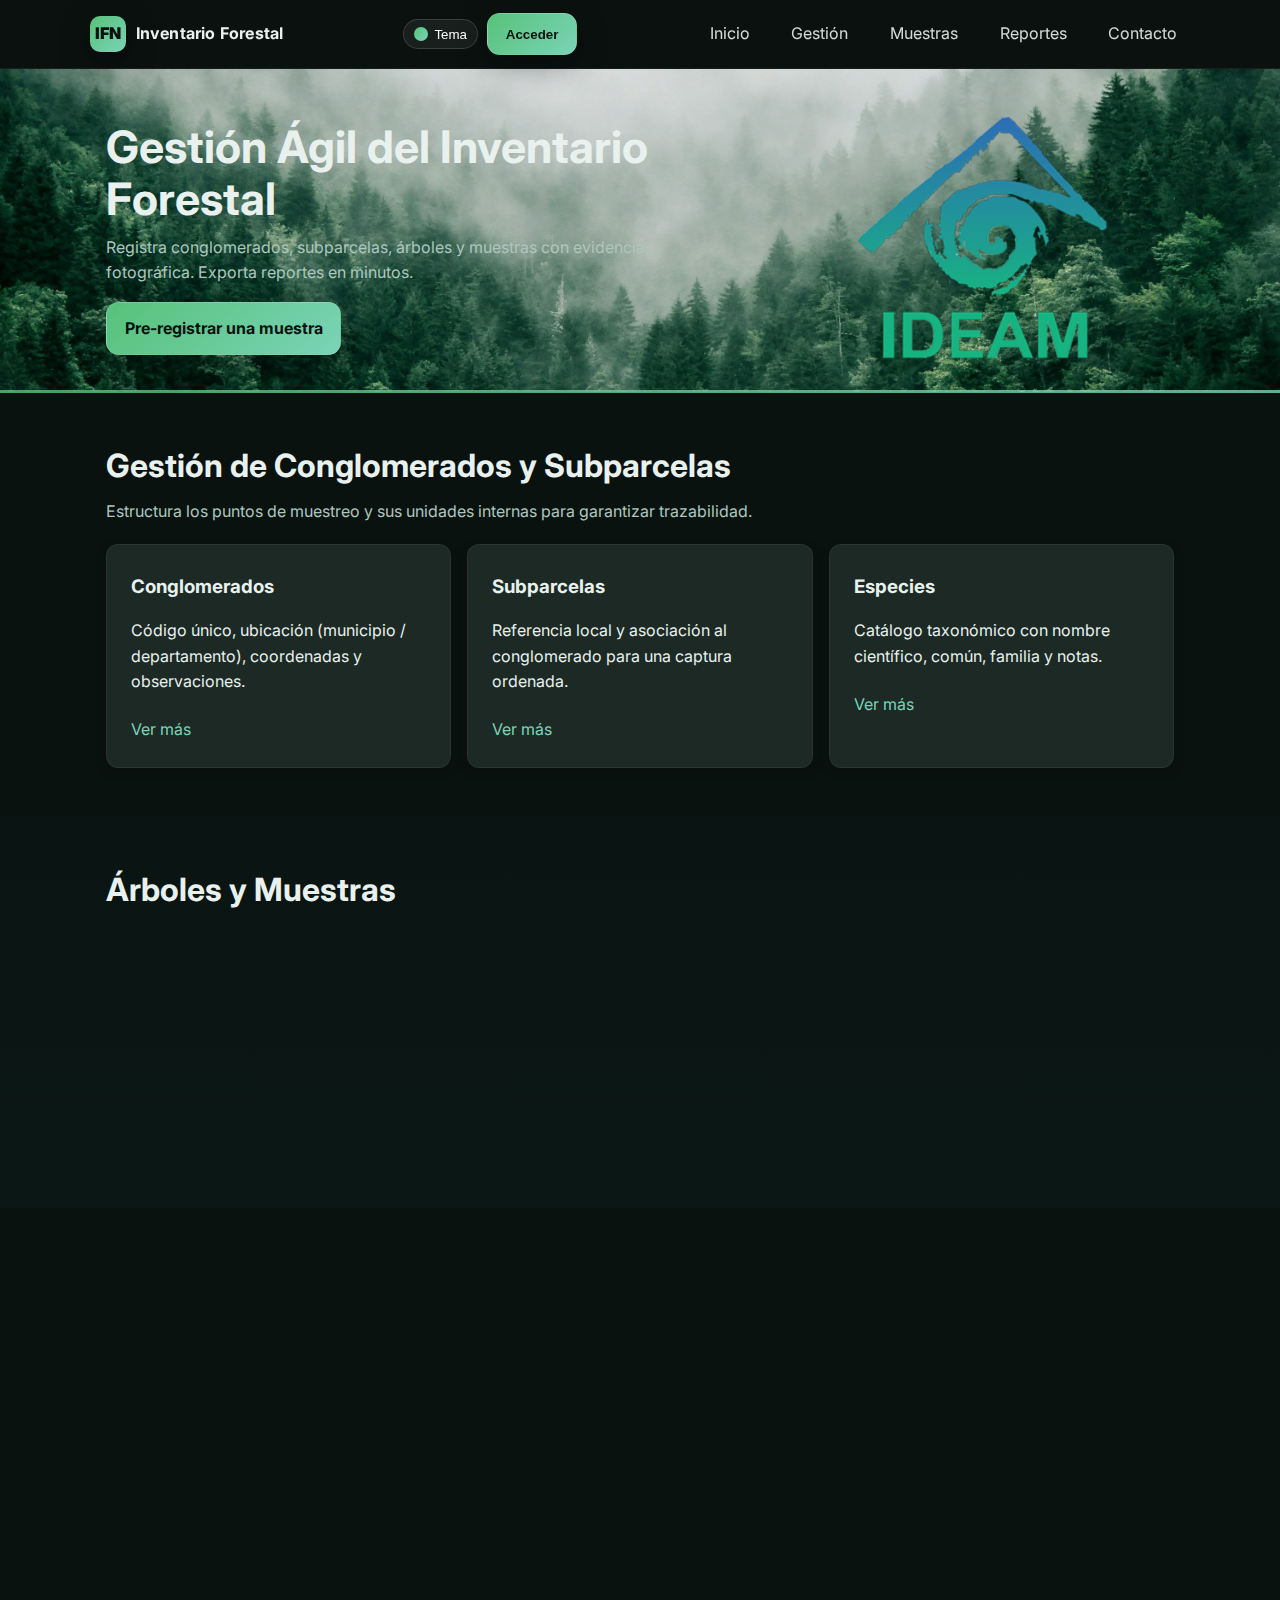
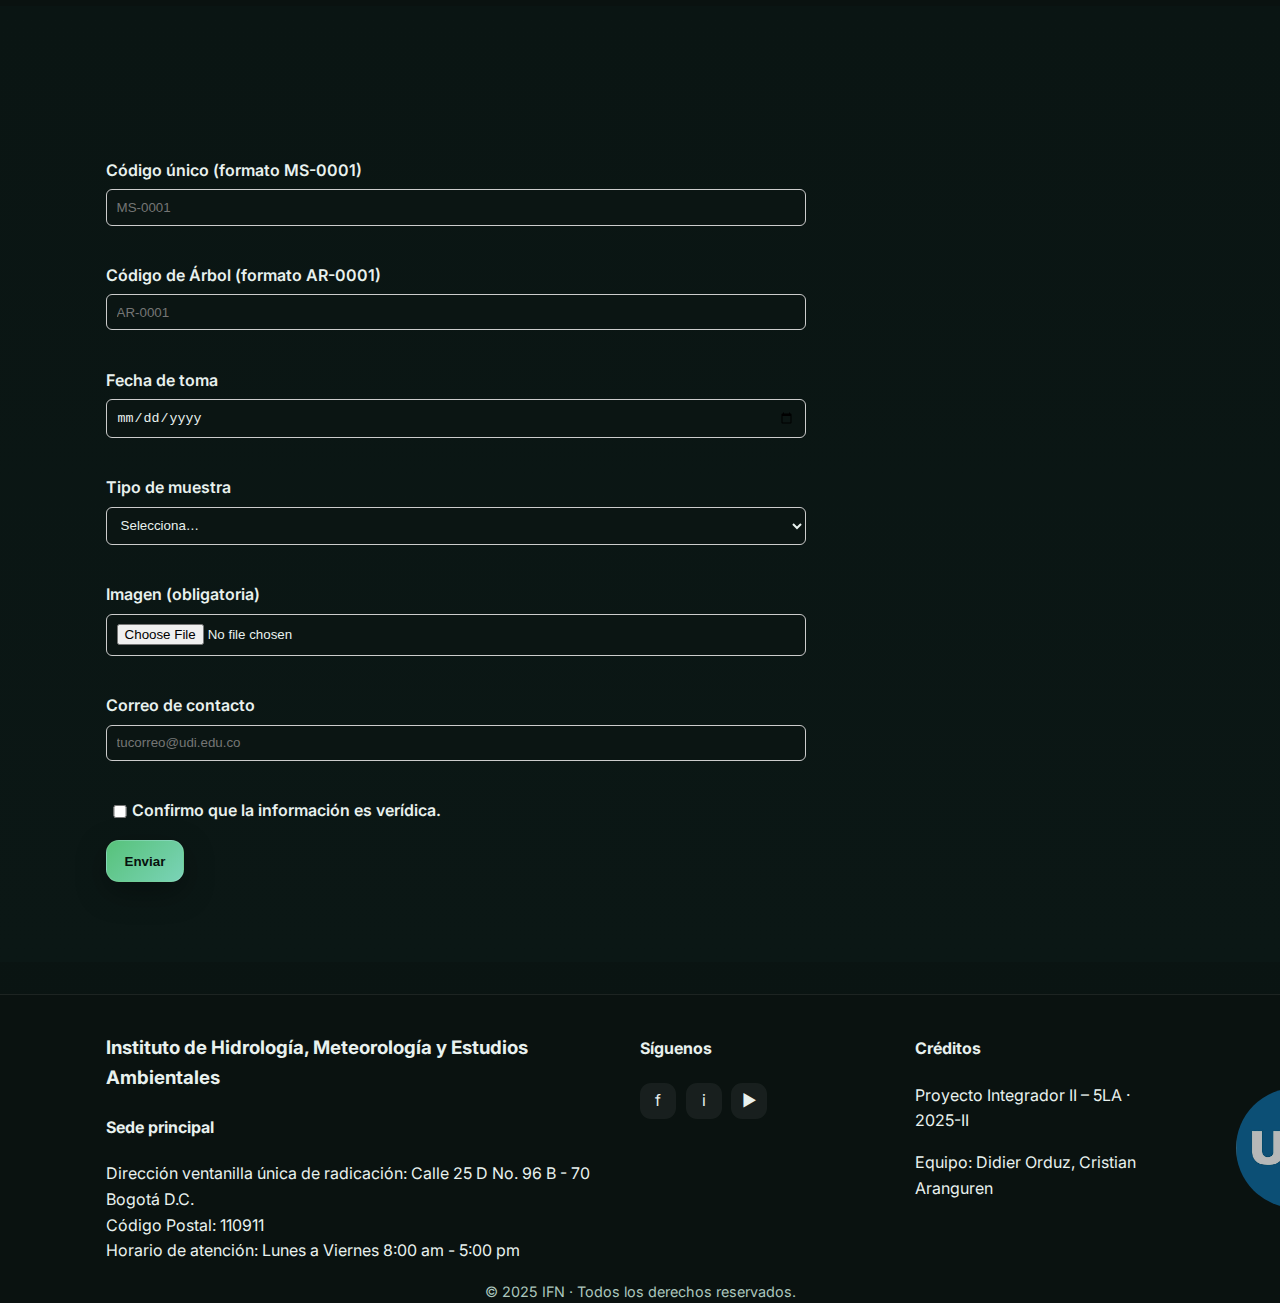
<file: index.html>
<!DOCTYPE html>
<html lang="es">

<head>
  <meta charset="UTF-8" />
  <meta name="viewport" content="width=device-width, initial-scale=1" />
  <!-- Hace que la web sea responsive (se adapta a móviles y pantallas pequeñas) -->

  <title>Inventario Forestal – IFN (Demo)</title>
  <link rel="stylesheet" href="styles.css" />
  <!-- Importa el archivo CSS con los estilos de la página -->

  <link rel="stylesheet" href="login.css" />

  <link rel="preconnect" href="https://fonts.gstatic.com" crossorigin>
  <!-- Mejora la carga de fuentes conectando previamente con el servidor de Google Fonts -->

  <link href="https://fonts.googleapis.com/css2?family=Inter:wght@400;600;700&display=swap" rel="stylesheet">
  <!-- Importa la fuente tipográfica Inter en varios grosores -->
</head>

<body>
  <a class="skip-link" href="#contenido">Saltar al contenido</a>
  <!-- Enlace de accesibilidad para saltar directamente al contenido principal -->

  <!-- ENCABEZADO (HEADER) -->
  <header class="site-header">
    <div class="container header-inner">
      <div class="brand">
        <!-- Área de marca -->
        <span class="logo">IFN</span>
        <span class="brand-text">Inventario Forestal</span>
        <!-- Texto descriptivo -->
      </div>

    <div class="header-actions">
      <!-- Botón para cambiar tema -->
      <button class="theme-toggle" id="themeToggle" aria-label="Cambiar tema">
        <span class="dot"></span><span class="label">Tema</span>
      </button>

      <!-- NUEVO BOTÓN DE LOGIN -->
      <button id="loginBtn" class="btn login-btn" aria-label="Iniciar sesión">
        Acceder
      </button>

      <button class="hamburger" aria-label="Abrir menú" aria-controls="navbar" aria-expanded="false">
        <span></span><span></span><span></span>
      </button>
    </div>

      <nav id="navbar" class="nav">
        <!-- Barra de navegación -->
        <ul>
          <li><a href="#inicio">Inicio</a></li>
          <li><a href="#gestion">Gestión</a></li>
          <li><a href="#muestras">Muestras</a></li>
          <li><a href="#reportes">Reportes</a></li>
          <li><a href="#contacto">Contacto</a></li>
        </ul>
      </nav>
    </div>
  </header>

  <!-- CONTENIDO PRINCIPAL -->
  <main id="contenido">
    <!-- ---------- Sección HERO ---------- -->
    <section id="inicio" class="hero">
      <!-- Sección de presentación destacada -->
      <div class="container hero-inner">
        <div class="hero-copy reveal">
          <!-- Texto principal -->
          <h1>Gestión Ágil del Inventario Forestal</h1>
          <p>Registra conglomerados, subparcelas, árboles y muestras con evidencia fotográfica. Exporta reportes en minutos.</p>
          <a href="#formulario" class="btn btn-primary">Pre-registrar una muestra</a>
          <!-- Botón que dirige al formulario -->
        </div>

        <div class="hero-media reveal">
          <!-- Imagen del hero -->
          <img src="Ideam.png" alt="IDEAM logo" />
        </div>
      </div>

      <div class="accent-anim"></div>
      <!-- Elemento decorativo animado -->
    </section>

    <!-- ---------- Sección GESTIÓN ---------- -->
    <section id="gestion" class="section">
      <div class="container">
        <h2 class="section-title reveal">Gestión de Conglomerados y Subparcelas</h2>
        <p class="section-lead reveal">Estructura los puntos de muestreo y sus unidades internas para garantizar trazabilidad.</p>

        <div class="cards">
          <!-- Tarjetas informativas -->
          <article class="card reveal">
            <h3>Conglomerados</h3>
            <p>Código único, ubicación (municipio / departamento), coordenadas y observaciones.</p>
            <a href="#" class="link">Ver más</a>
          </article>

          <article class="card reveal">
            <h3>Subparcelas</h3>
            <p>Referencia local y asociación al conglomerado para una captura ordenada.</p>
            <a href="#" class="link">Ver más</a>
          </article>

          <article class="card reveal">
            <h3>Especies</h3>
            <p>Catálogo taxonómico con nombre científico, común, familia y notas.</p>
            <a href="#" class="link">Ver más</a>
          </article>
        </div>
      </div>
    </section>

    <!-- ---------- Sección MUESTRAS ---------- -->
    <section id="muestras" class="section section-alt">
      <div class="container">
        <h2 class="section-title reveal">Árboles y Muestras</h2>
        <p class="section-lead reveal">Captura DAP, altura y asocia muestras con evidencia fotográfica.</p>

        <div class="features">
          <!-- Bloques con íconos -->
          <div class="feature reveal">
            <img src="Arboles.jpg" alt="Árbol" class="feature-img"/>
            <div>
              <h3>Árboles</h3>
              <p>Registra DAP (cm), altura (m) y observaciones de campo.</p>
            </div>
          </div>

          <div class="feature reveal">
             <img src="Muestra.jpg" alt="Muestra" class="feature-img"/>
            <div>
              <h3>Muestras con imagen</h3>
              <p>Código único, tipo (hoja, corteza, suelo) y al menos una imagen adjunta.</p>
            </div>
          </div>

          <div class="feature reveal">
            <img src="Usuario.png" alt="Usuario" class="feature-img"/>
            <div>
              <h3>Usuarios</h3>
              <p>Registro por roles: Administrador / Brigada para control y trazabilidad.</p>
            </div>
          </div>
        </div>
      </div>
    </section>

    <!-- ---------- Sección REPORTES ---------- -->
    <section id="reportes" class="section">
      <div class="container">
        <h2 class="section-title reveal">Reportes y Exportación</h2>
        <p class="section-lead reveal">Genera listados por conglomerado, árbol o periodo y exporta en PDF/CSV.</p>

        <div class="cards">
          <article class="card reveal">
            <h3>Listado por Conglomerado</h3>
            <p>Árboles y muestras asociadas con filtros básicos.</p>
            <a href="#" class="link">Ejemplo</a>
          </article>

          <article class="card reveal">
            <h3>Descarga CSV</h3>
            <p>Exporta para análisis rápido o integración con otras herramientas.</p>
            <a href="#" class="link">Ejemplo</a>
          </article>

          <article class="card reveal">
            <h3>Resumen PDF</h3>
            <p>Formato limpio para compartir en informes de avance.</p>
            <a href="#" class="link">Ejemplo</a>
          </article>
        </div>
      </div>
    </section>

    <!-- ---------- Sección FORMULARIO ---------- -->
    <section id="formulario" class="section section-alt">
      <div class="container">
        <h2 class="section-title reveal">Pre-registro de Muestra</h2>
        <p class="section-lead reveal">Valida código, fecha y adjunta una imagen. Es una demo del flujo real.</p>

        <form id="muestraForm" class="form" novalidate>
          <!-- El atributo novalidate desactiva la validación automática del navegador -->

          <!-- Campo código -->
          <div class="form-row">
            <label for="codigo">Código único (formato MS-0001)</label>
            <input id="codigo" name="codigo" type="text" required pattern="^MS-\d{4}$" placeholder="MS-0001" title="Usa el formato MS-0001" />
            <small class="error-msg" aria-live="polite"></small>
          </div>

          <!-- Campo código de árbol -->
          <div class="form-row">
            <label for="idArbol">Código de Árbol (formato AR-0001)</label>
            <input id="idArbol" name="idArbol" type="text" required pattern="^AR-\d{4}$" placeholder="AR-0001" title="Usa el formato AR-0001" />
            <small class="error-msg" aria-live="polite"></small>
          </div>

          <!-- Campo fecha -->
          <div class="form-row">
            <label for="fecha">Fecha de toma</label>
            <input id="fecha" name="fecha" type="date" required />
            <small class="error-msg" aria-live="polite"></small>
          </div>

          <!-- Campo tipo de muestra -->
          <div class="form-row">
            <label for="tipo">Tipo de muestra</label>
            <select id="tipo" name="tipo" required>
              <option value="">Selecciona…</option>
              <option>Hoja</option>
              <option>Corteza</option>
              <option>Suelo</option>
              <option>Semilla</option>
            </select>
            <small class="error-msg" aria-live="polite"></small>
          </div>

          <!-- Campo imagen -->
          <div class="form-row">
            <label for="imagen">Imagen (obligatoria)</label>
            <input id="imagen" name="imagen" type="file" accept="image/*" required />
            <small class="error-msg" aria-live="polite"></small>
          </div>

          <!-- Campo correo -->
          <div class="form-row">
            <label for="email">Correo de contacto</label>
            <input id="email" name="email" type="email" required placeholder="tucorreo@udi.edu.co" />
            <small class="error-msg" aria-live="polite"></small>
          </div>

          <!-- Checkbox confirmación -->
          <div class="form-row checkbox">
            <input id="acepto" name="acepto" type="checkbox" required />
            <label for="acepto">Confirmo que la información es verídica.</label>
          </div>

          <!-- Botón de envío -->
          <div class="form-actions">
            <button type="submit" class="btn btn-primary">Enviar</button>
            <p id="formStatus" class="form-status" role="status" aria-live="polite"></p>
          </div>
        </form>
      </div>
    </section>
  </main>

  <!-- ===========================
       PIE DE PÁGINA (FOOTER)
  ============================ -->
  <footer id="contacto" class="site-footer">
    <div class="container footer-grid">
      <!-- Columna 1: contacto -->
      <div>
        <h3>Instituto de Hidrología, Meteorología y Estudios Ambientales</h3>
        <h4>Sede principal</h4>
        <ul class="clean">
          <li>Dirección ventanilla única de radicación: Calle 25 D No. 96 B - 70 Bogotá D.C.</li>
          <li>Código Postal: 110911</li>
          <li>Horario de atención: Lunes a Viernes 8:00 am - 5:00 pm</li>
        </ul>
      </div>

      <!-- Columna 2: redes sociales -->
      <div>
        <h4>Síguenos</h4>
        <div class="socials">
          <a href="#" aria-label="Facebook" class="social" title="Facebook"><span>f</span></a>
          <a href="#" aria-label="Instagram" class="social" title="Instagram"><span>i</span></a>
          <a href="#" aria-label="YouTube" class="social" title="YouTube"><span>▶</span></a>
        </div>
      </div>

      <!-- Columna 3: créditos -->
      <div>
        <h4>Créditos</h4>
        <p>Proyecto Integrador II – 5LA · 2025-II</p>
        <p>Equipo: Didier Orduz, Cristian Aranguren</p>
      </div>
      <img src="logos_0.png" class="logo_gov">
      <img src="logo-udi.png" class="logo_udi">
    </div>

    <div class="legal">© 2025 IFN · Todos los derechos reservados.</div>
    <!-- Texto legal -->
  </footer>

  <!-- LOGIN MODAL -->
  <div id="loginModal" class="modal" aria-hidden="true">
    <div class="modal-dialog">
      <button class="modal-close" id="loginClose" aria-label="Cerrar">✕</button>
      <div class="modal-body">
        <h2>Iniciar sesión</h2>
        <p class="muted">Accede con tu usuario de demostración.</p>
        <form id="loginForm" class="login-form" autocomplete="off">
          <label>
            <span>Usuario</span>
            <input type="text" id="loginUser" name="user" placeholder="demo" required>
          </label>
          <label>
            <span>Contraseña</span>
            <input type="password" id="loginPass" name="pass" placeholder="demo123" required>
          </label>
          <div class="login-actions">
            <button type="submit" class="btn primary">Entrar</button>
            <button type="button" class="btn ghost" id="loginCancel">Cancelar</button>
          </div>
          <div id="loginStatus" class="login-status" aria-live="polite"></div>
        </form>
      </div>
    </div>
  </div>

  <!-- ===========================
       SCRIPTS
  ============================ -->
  <script src="script.js"></script>
  <!-- Archivo JavaScript que maneja interacciones (menú, validaciones, tema) -->

</body>
</html>
</file>
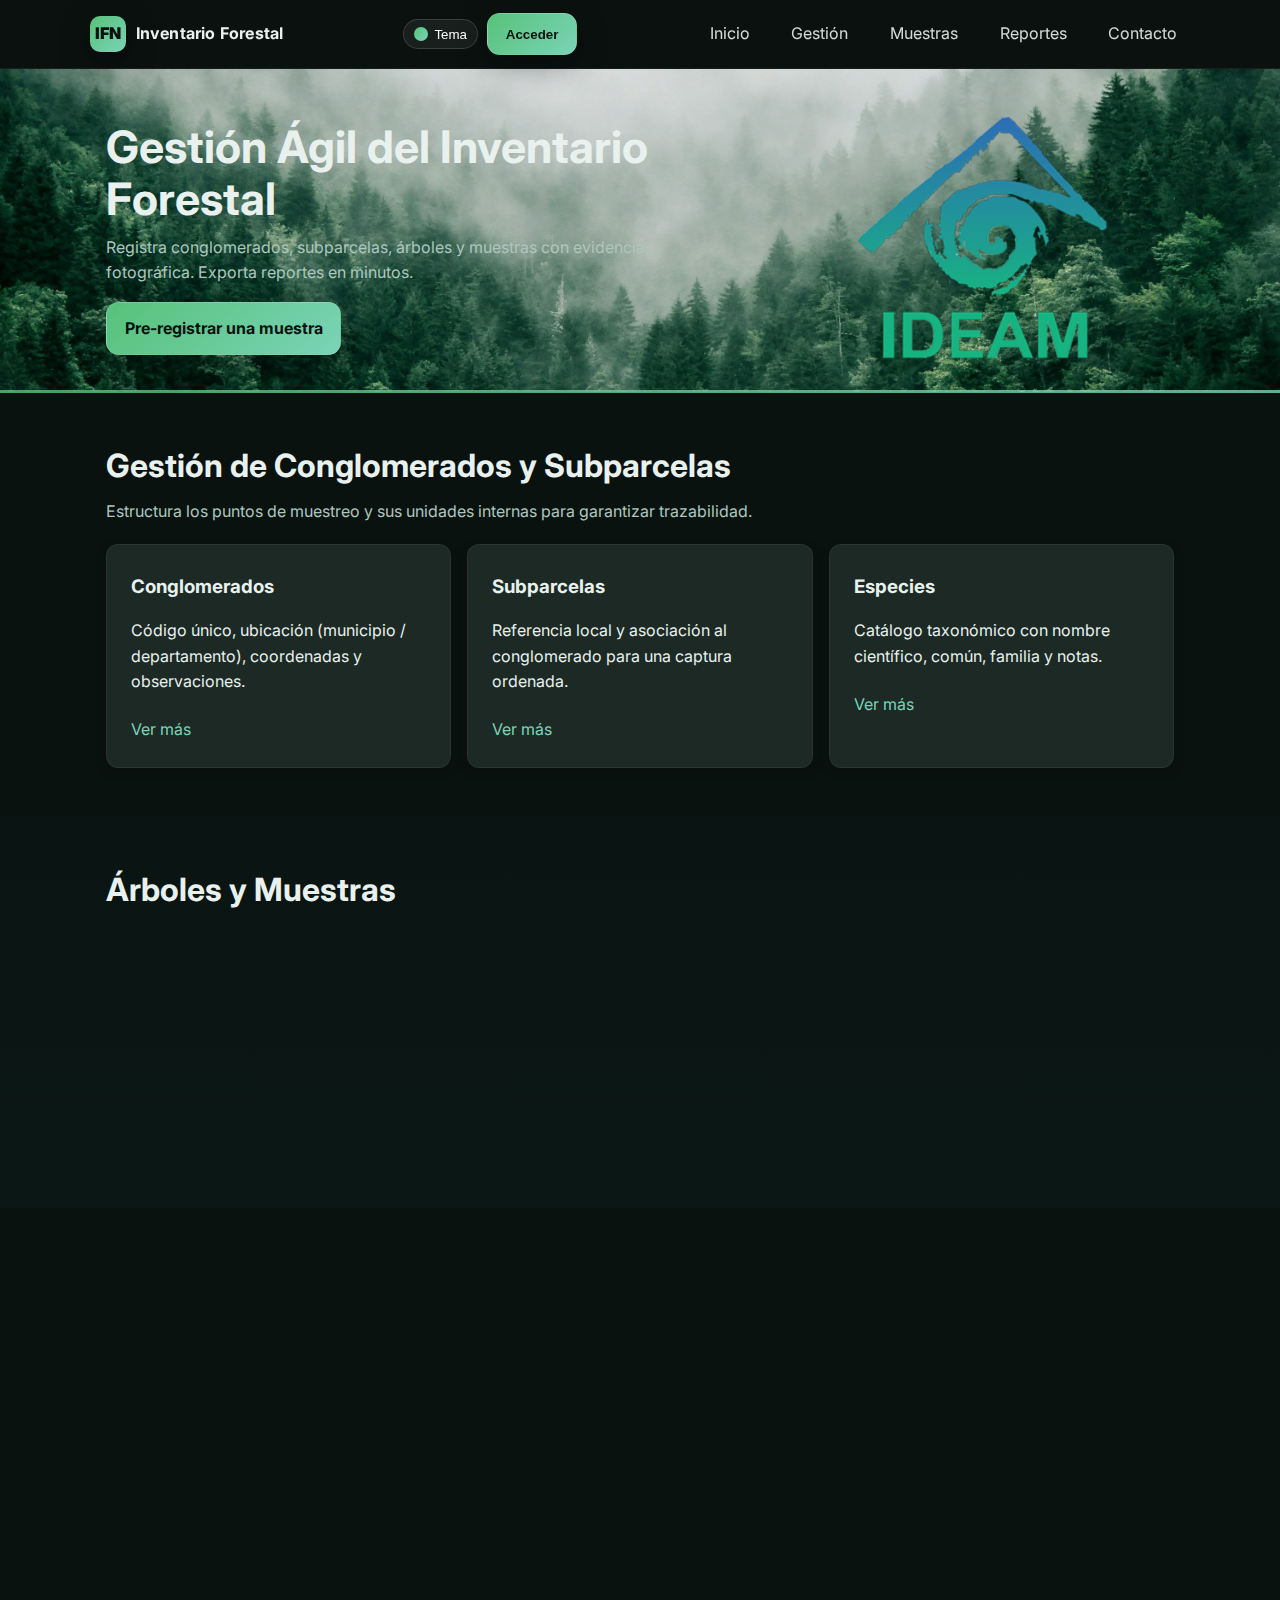
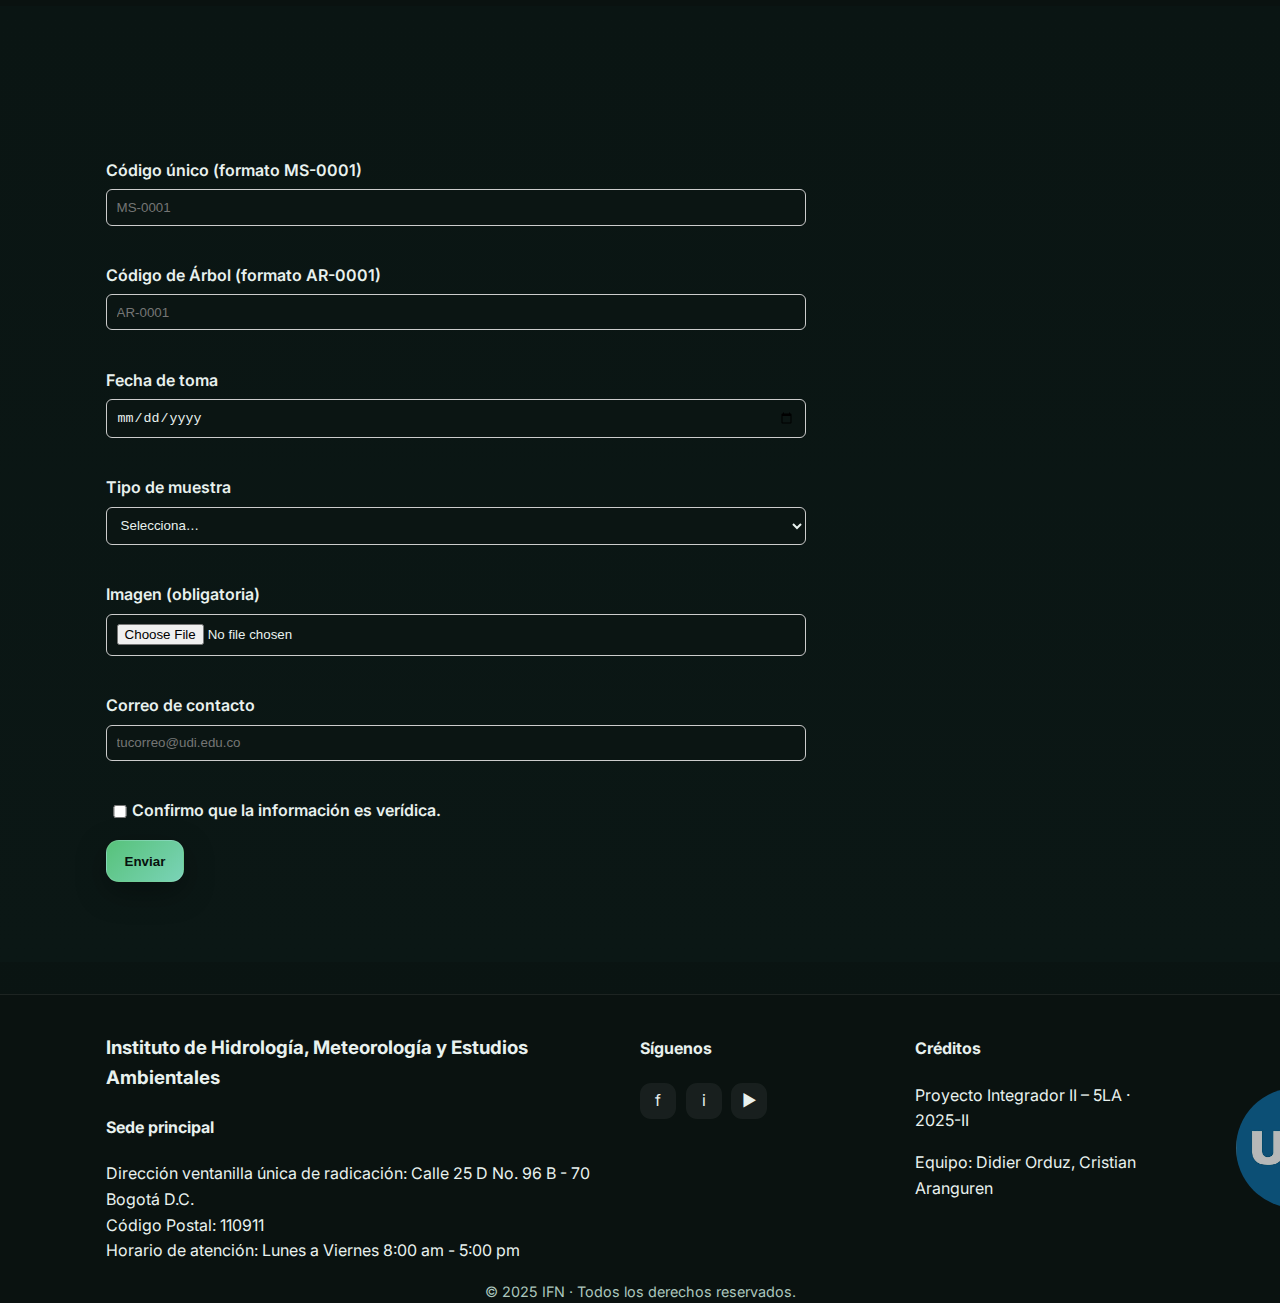
<file: admin.html>
<!DOCTYPE html>
<html lang="es">
<head>
  <meta charset="UTF-8">
  <meta name="viewport" content="width=device-width, initial-scale=1.0">
  <title>Panel Administrador</title>
  <link rel="stylesheet" href="styles.css">
  <link rel="stylesheet" href="https://cdnjs.cloudflare.com/ajax/libs/font-awesome/6.5.0/css/all.min.css">
</head>
<body class="dashboard">

  <!-- HEADER -->
  <header class="dashboard-header">
    <div class="logo">🌱</div>
    <button id="logoutBtn" class="btn logout-btn">Cerrar sesión</button>
  </header>

  <!-- BIENVENIDA -->
  <section class="welcome-section">
    <h1>⚙️ Bienvenido, Administrador</h1>
    <p>Desde aquí podrás gestionar brigadistas, revisar reportes y administrar el sistema.</p>
  </section>

  <!-- GRID DE OPCIONES -->
<main class="cards-grid">
<div class="card">
    <div class="card-header">
    <i class="fa-solid fa-users icon"></i>
    <h3>Gestión de brigadistas</h3>
    </div>
    <p>Añade, edita o elimina brigadistas registrados en el sistema.</p>
    <button class="btn card-btn" onclick="window.location.href='usuarios.html'">Gestionar</button>
</div>

<div class="card">
    <div class="card-header">
    <i class="fa-solid fa-file-alt icon"></i>
    <h3>Reportes</h3>
    </div>
    <p>Visualiza reportes de campo enviados por los brigadistas.</p>
    <button class="btn card-btn" onclick="window.location.href='reportes.html'">Ver reportes</button>
</div>

<div class="card">
    <div class="card-header">
    <i class="fa-solid fa-chart-line icon"></i>
    <h3>Estadísticas</h3>
    </div>
    <p>Consulta métricas y gráficas de desempeño y emergencias.</p>
    <button class="btn card-btn">Ver estadísticas</button>
</div>

<div class="card">
    <div class="card-header">
    <i class="fa-solid fa-cogs icon"></i>
    <h3>Configuración</h3>
    </div>
    <p>Ajusta la configuración del sistema y permisos.</p>
    <button class="btn card-btn">Configurar</button>
</div>
</main>

  <!-- SECCIÓN EXTRA: RESUMEN -->
  <section class="stats-section">
    <h2>📊 Resumen general</h2>
    <div class="stats-grid">
      <div class="stat-card">
        <h3>24</h3>
        <p>Brigadistas activos</p>
      </div>
      <div class="stat-card">
        <h3>18</h3>
        <p>Reportes procesados</p>
      </div>
      <div class="stat-card">
        <h3>7</h3>
        <p>Alertas críticas</p>
      </div>
    </div>
  </section>

  <!-- FOOTER -->
  <footer class="dashboard-footer">
    <p>© 2025 IFN · Panel Administrador</p>
  </footer>

  <script src="script.js"></script>
</body>
</html>
</file>
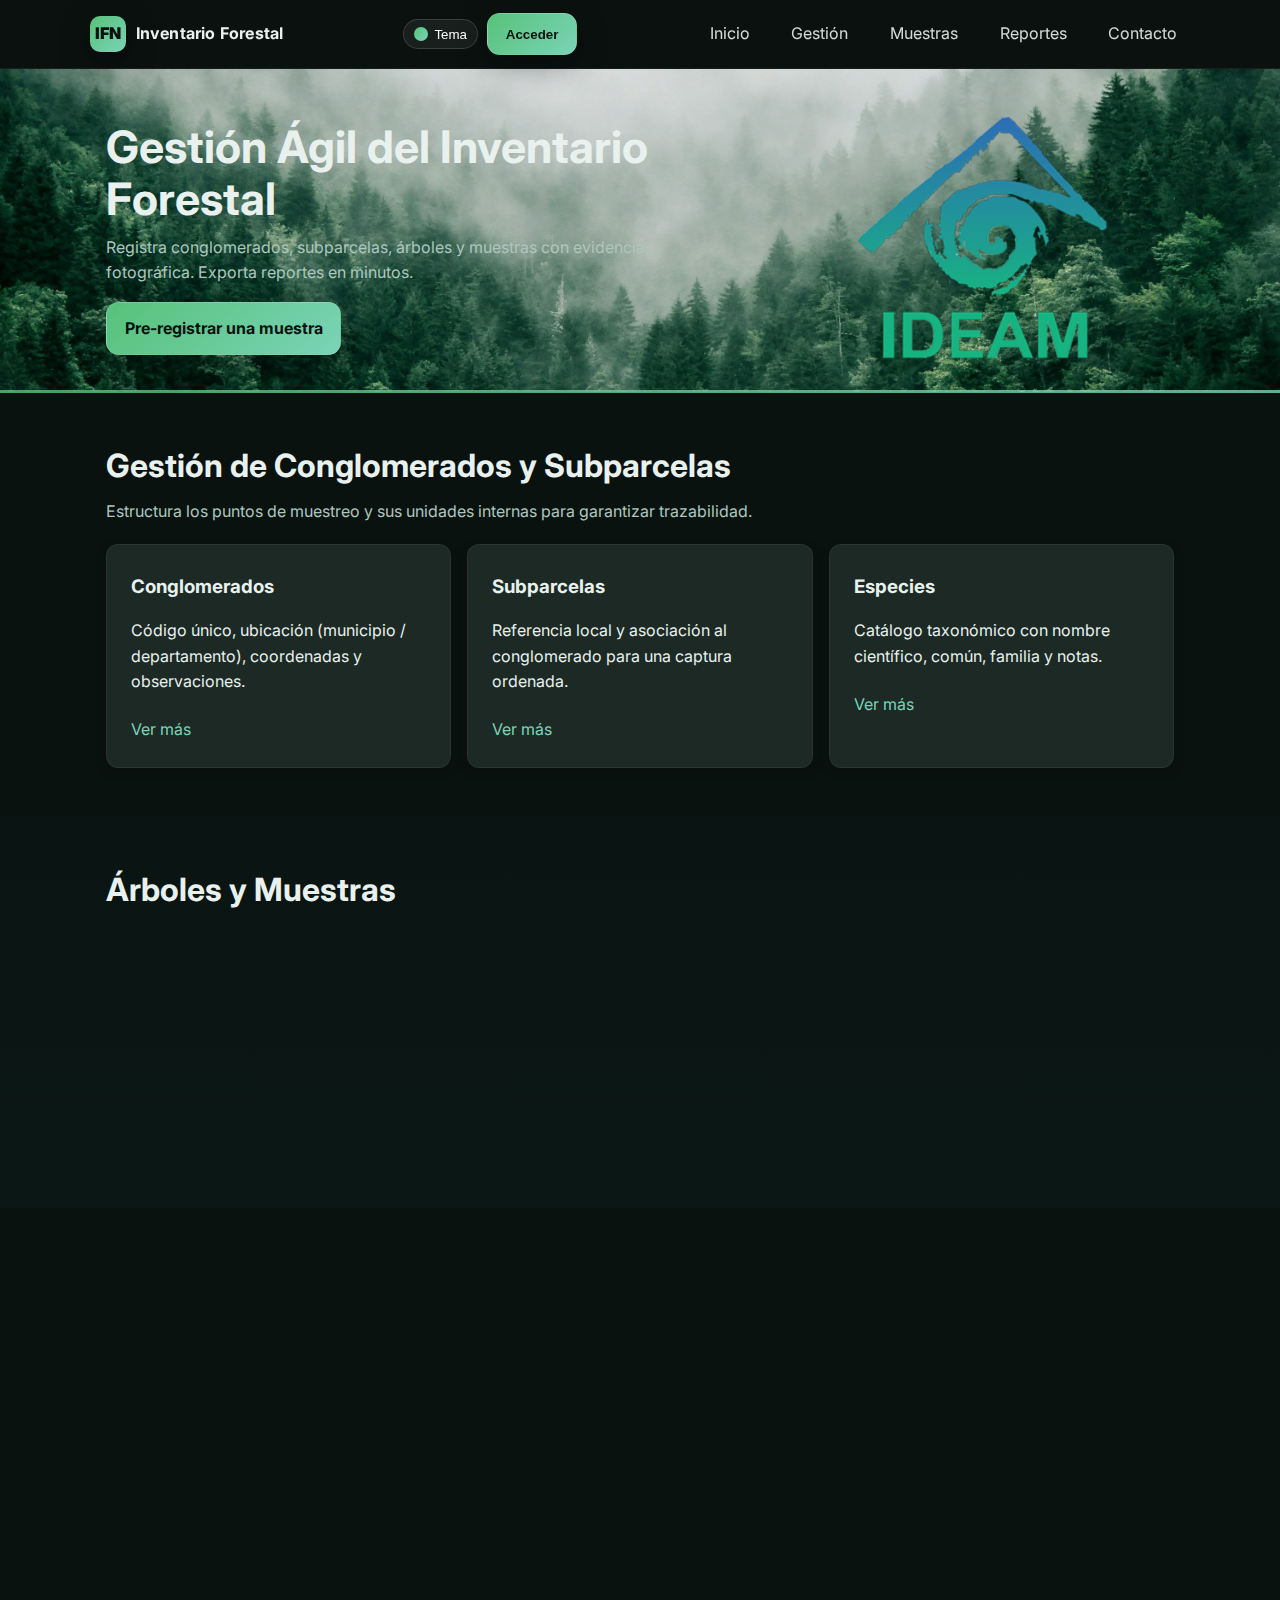
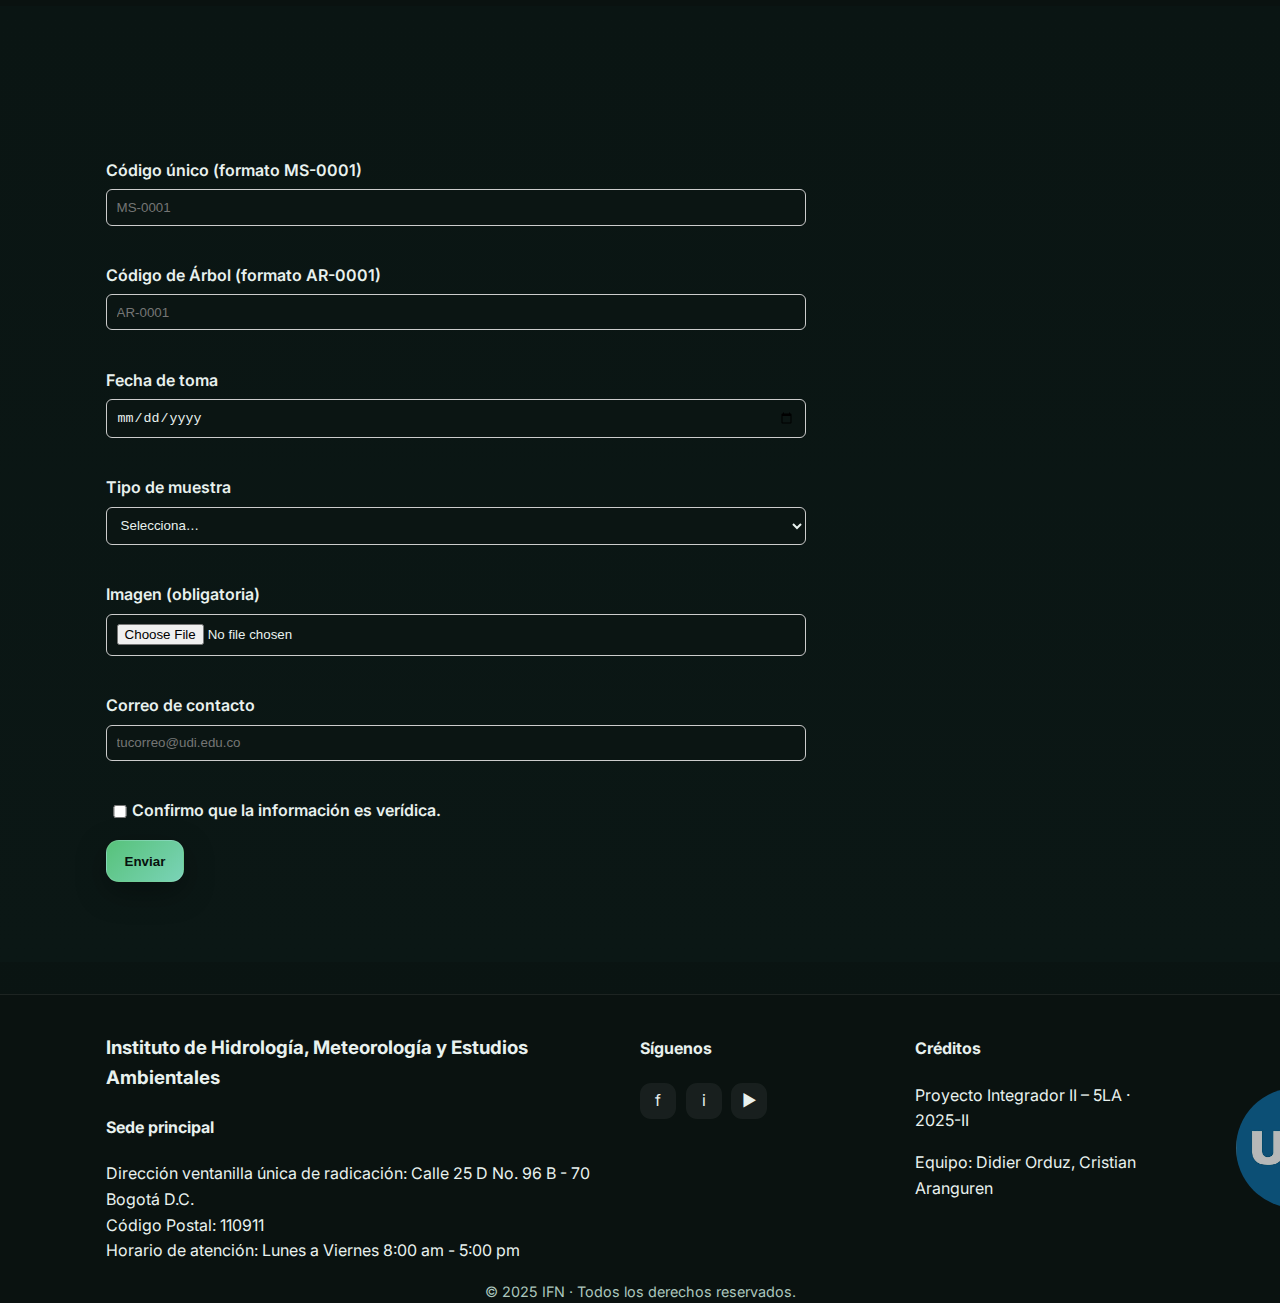
<file: brigadista.html>
<!DOCTYPE html>
<html lang="es">
<head>
  <meta charset="UTF-8">
  <meta name="viewport" content="width=device-width, initial-scale=1.0">
  <title>Panel Brigadista</title>
  <link rel="stylesheet" href="styles.css">
</head>
<body class="dashboard">

  <header class="dashboard-header">
    <div class="logo">🌲</div>
    <button id="logoutBtn" class="btn logout-btn">Cerrar sesión</button>
  </header>

  <main class="container">
    <h1>👷 Bienvenido, Brigadista</h1>
    <p>Aquí podrás registrar muestras, ver tus reportes y revisar el estado de tus envíos.</p>

    <section class="cards-grid">
      <div class="card">
        <h3>Registrar muestra</h3>
        <p>Sube nueva información de campo con evidencia fotográfica.</p>
        <button class="btn card-btn" onclick="window.location.href='registrar_muestra.html'">Registrar</button>
      </div>

        <div class="card">
        <h3>Registrar arbol</h3>
        <p>Sube nueva información de campo con evidencia fotográfica.</p>
        <button class="btn card-btn" onclick="window.location.href='registrar_arbol.html'">Registrar</button>
      </div>

      <div class="card">
        <h3>Mis reportes</h3>
        <p>Consulta reportes enviados anteriormente.</p>
        <button class="btn card-btn" onclick="window.location.href='mis_reportes.html'">Ver reportes</button>
      </div>

      <div class="card">
        <h3>Estado de reportes</h3>
        <p>Verifica si tus reportes han sido procesados o están pendientes.</p>
        <button class="btn card-btn" onclick="window.location.href='estado_reportes.html'">Ver estado</button>
      </div>

      <div class="card">
        <h3>Actualizar perfil</h3>
        <p>Modifica tu información personal y de contacto.</p>
        <button class="btn card-btn" onclick="window.location.href='actualizar_perfil.html'">Actualizar</button>
      </div>

      <div class="card">
          <h3>📍 Zonas asignadas</h3>
        <p>Revisa tus zonas de cobertura y reporta actividad.</p>
        <button class="btn card-btn" onclick="window.location.href='zonas_asignadas.html'">Ver más</button>
      </div>
    </section>
  </main>

  <footer class="dashboard-footer">
    <p>© 2025 IFN · Panel Brigadista</p>
  </footer>

  <script src="script.js"></script>
</body>
</html>
</file>
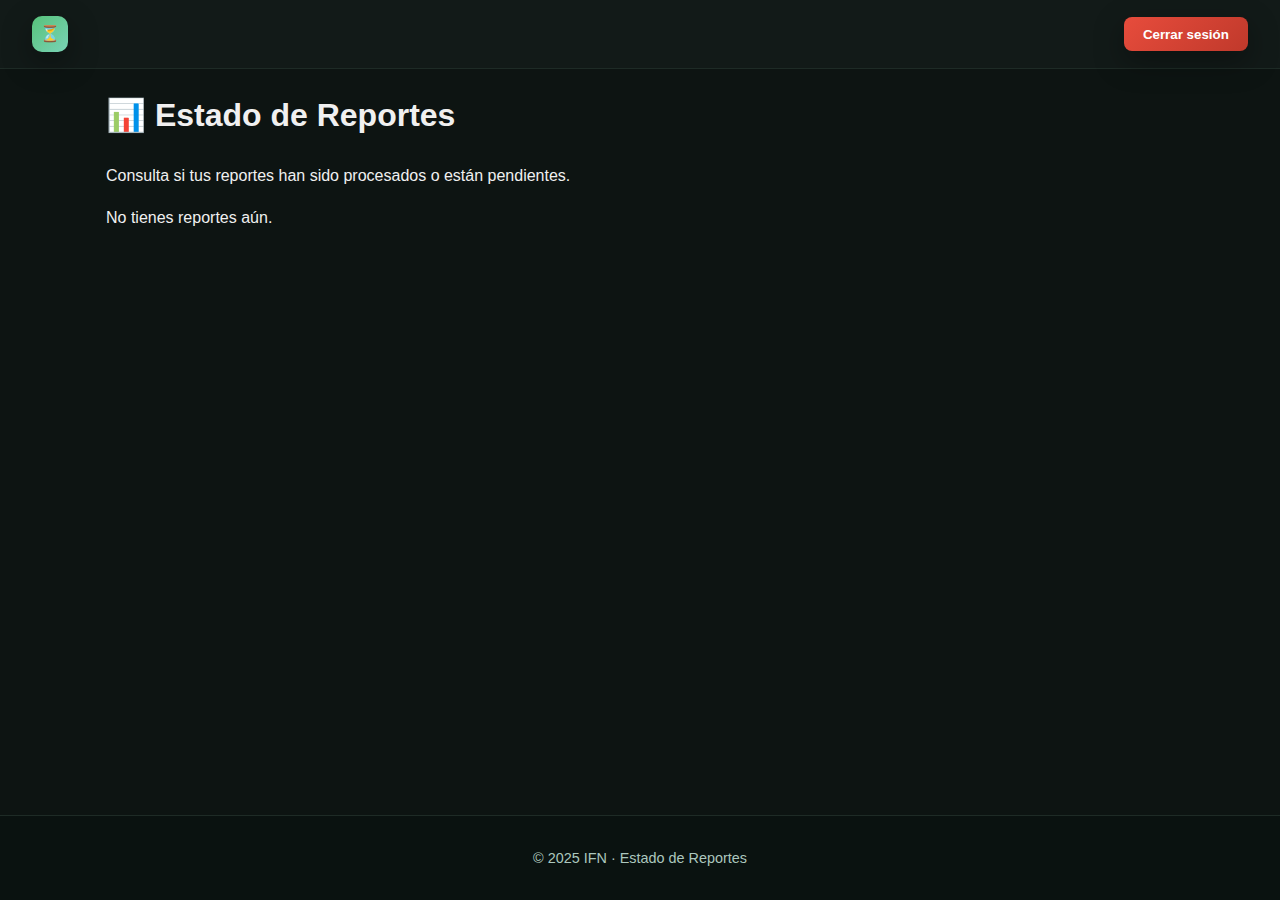
<file: estado_reportes.html>
<!DOCTYPE html>
<html lang="es">
<head>
  <meta charset="UTF-8">
  <title>Estado de Reportes</title>
  <link rel="stylesheet" href="styles.css">
</head>
<body class="dashboard">
  <header class="dashboard-header">
    <div class="logo">⏳</div>
    <button id="logoutBtn" class="btn logout-btn">Cerrar sesión</button>
  </header>

  <main class="container">
    <h1>📊 Estado de Reportes</h1>
    <p>Consulta si tus reportes han sido procesados o están pendientes.</p>

    <div id="estado-lista"></div>
  </main>

  <footer class="dashboard-footer">
    <p>© 2025 IFN · Estado de Reportes</p>
  </footer>

  <script src="script.js"></script>
  <script>
    const cont = document.getElementById("estado-lista");
    const reportes = JSON.parse(localStorage.getItem("muestras")||"[]");

    function renderEstados(){
      cont.innerHTML="";
      if(reportes.length===0){
        cont.innerHTML="<p>No tienes reportes aún.</p>";
        return;
      }
      reportes.forEach(m=>{
        const div = document.createElement("div");
        div.className="stat";
        div.innerHTML=`<strong>${m.codigo}</strong> - ${m.tipo} <br> Estado: ${Math.random()>.5?"✔ Procesado":"⏳ Pendiente"}`;
        cont.appendChild(div);
      });
    }

    document.addEventListener("DOMContentLoaded",renderEstados);
  </script>
</body>
</html>
</file>
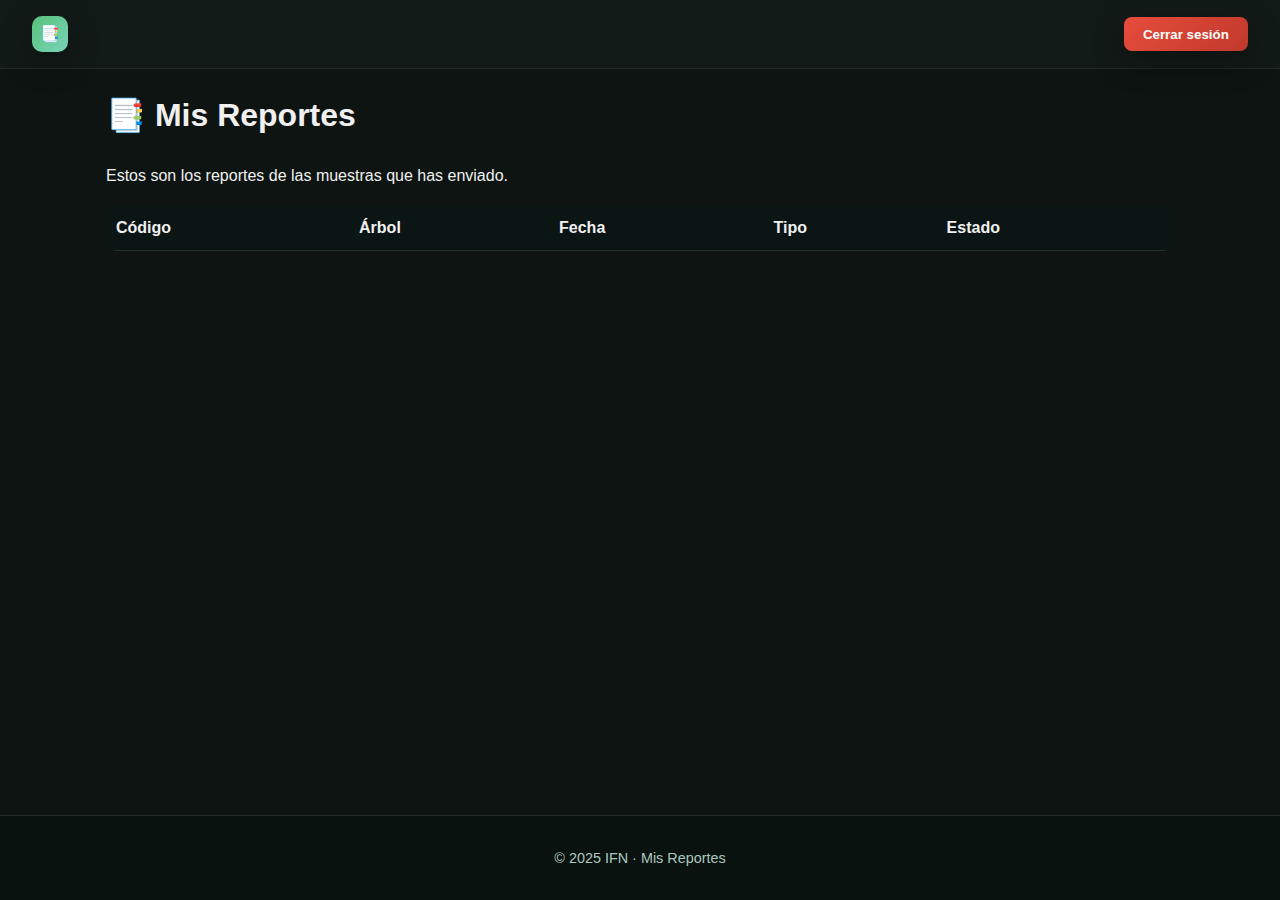
<file: mis_reportes.html>
<!DOCTYPE html>
<html lang="es">
<head>
  <meta charset="UTF-8">
  <title>Mis Reportes</title>
  <link rel="stylesheet" href="styles.css">
</head>
<body class="dashboard">
  <header class="dashboard-header">
    <div class="logo">📑</div>
    <button id="logoutBtn" class="btn logout-btn">Cerrar sesión</button>
  </header>

  <main class="container">
    <h1>📑 Mis Reportes</h1>
    <p>Estos son los reportes de las muestras que has enviado.</p>

    <table class="data-table" id="tablaReportes">
      <thead>
        <tr>
          <th>Código</th>
          <th>Árbol</th>
          <th>Fecha</th>
          <th>Tipo</th>
          <th>Estado</th>
        </tr>
      </thead>
      <tbody></tbody>
    </table>
  </main>

  <footer class="dashboard-footer">
    <p>© 2025 IFN · Mis Reportes</p>
  </footer>

  <script src="script.js"></script>
  <script>
    const reportes = JSON.parse(localStorage.getItem("muestras")||"[]");
    const tbody = document.querySelector("#tablaReportes tbody");

    function render(){
      tbody.innerHTML="";
      reportes.forEach(m=>{
        const tr = document.createElement("tr");
        tr.innerHTML=`
          <td>${m.codigo}</td>
          <td>${m.idArbol}</td>
          <td>${m.fecha}</td>
          <td>${m.tipo}</td>
          <td>${Math.random()>.5 ? "✔ Procesado":"⏳ Pendiente"}</td>`;
        tbody.appendChild(tr);
      });
    }
    document.addEventListener("DOMContentLoaded",render);
  </script>
</body>
</html>
</file>
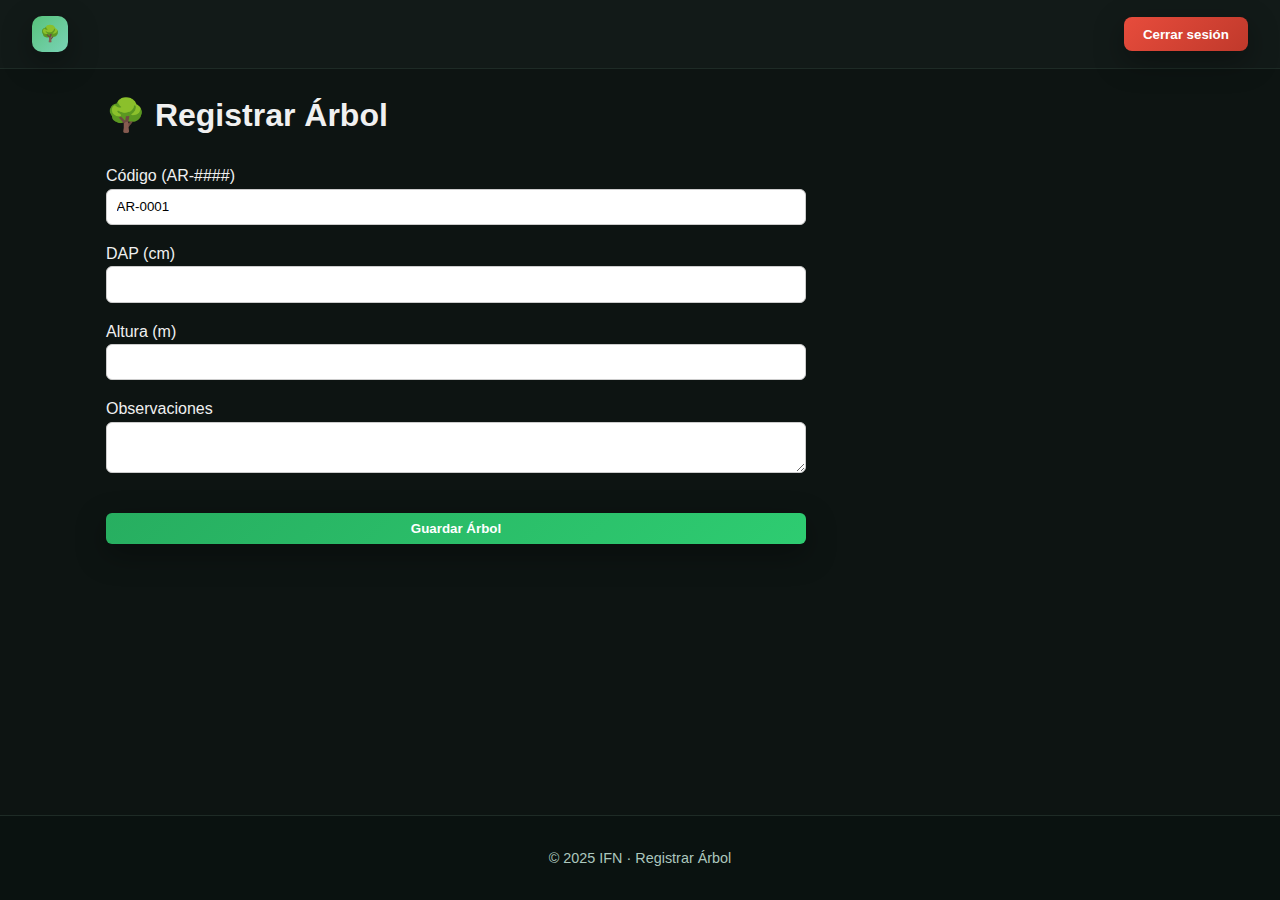
<file: registrar_arbol.html>
<!DOCTYPE html>
<html lang="es">
<head>
  <meta charset="UTF-8">
  <title>Registrar Árbol</title>
  <link rel="stylesheet" href="styles.css">
</head>
<body class="dashboard">
  <header class="dashboard-header">
    <div class="logo">🌳</div>
    <button id="logoutBtn" class="btn logout-btn">Cerrar sesión</button>
  </header>

  <main class="container">
    <h1>🌳 Registrar Árbol</h1>
    <form class="form" onsubmit="registrarArbol(event)">
      <label>Código (AR-####)
        <input type="text" id="codigoArbol" value="AR-0001" readonly>
      </label>
      <label>DAP (cm)
        <input type="number" id="dap" required>
      </label>
      <label>Altura (m)
        <input type="number" id="altura" required>
      </label>
      <label>Observaciones
        <textarea id="obs"></textarea>
      </label>
      <button class="btn card-btn" type="submit">Guardar Árbol</button>
    </form>
  </main>

  <footer class="dashboard-footer">
    <p>© 2025 IFN · Registrar Árbol</p>
  </footer>

  <script src="script.js"></script>
  <script>
    let contador = 1;
    function registrarArbol(e){
      e.preventDefault();
      const dap = document.getElementById("dap").value;
      const altura = document.getElementById("altura").value;
      if(dap <= 0 || altura <= 0) return alert("Valores inválidos");

      contador++;
      document.getElementById("codigoArbol").value = "AR-" + String(contador).padStart(4,"0");
      alert("Árbol guardado ✅");
    }
  </script>
</body>
</html>
</file>
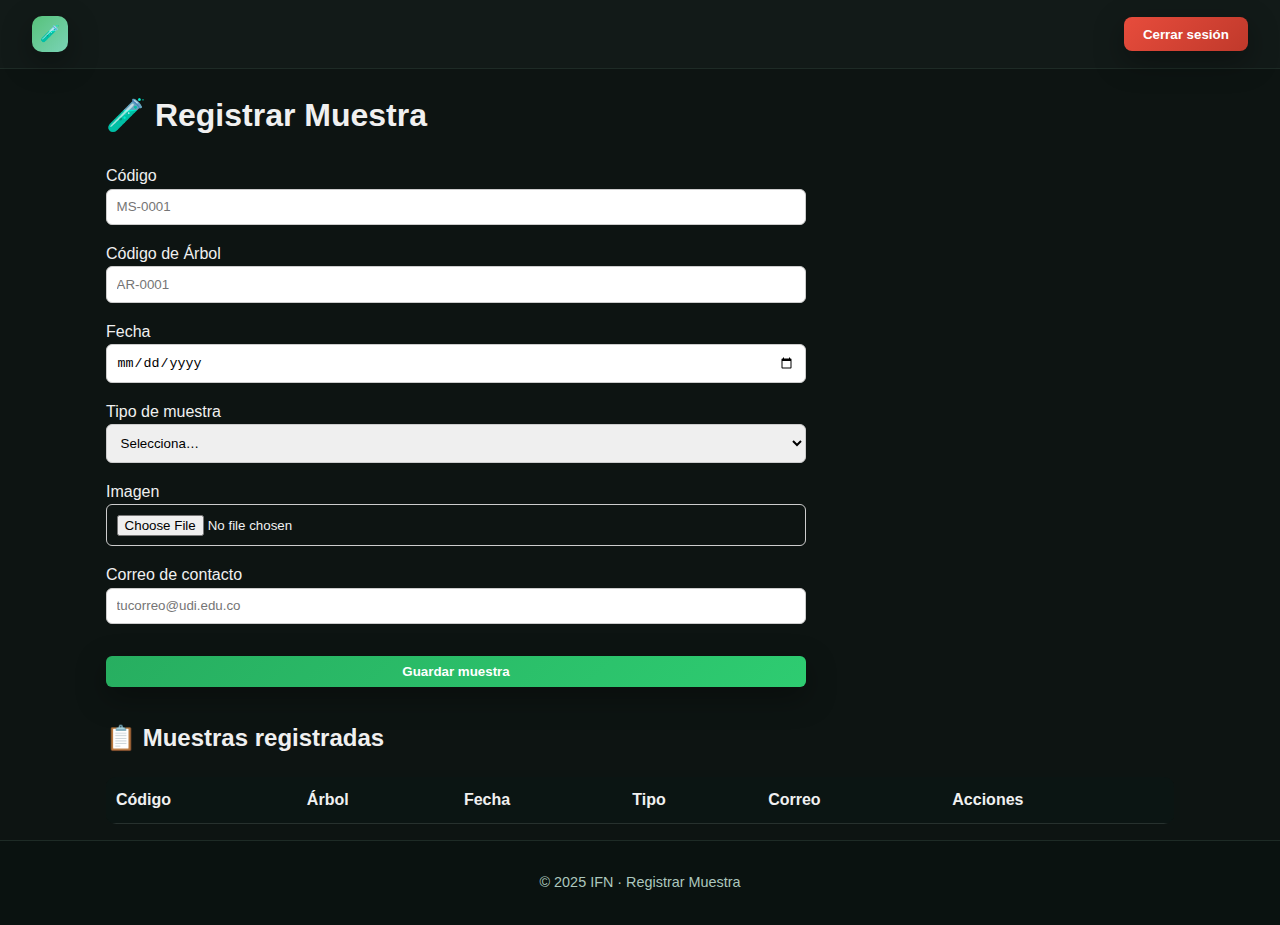
<file: registrar_muestra.html>
<!DOCTYPE html>
<html lang="es">
<head>
  <meta charset="UTF-8">
  <title>Registrar Muestra</title>
  <link rel="stylesheet" href="styles.css">
</head>
<body class="dashboard">
  <header class="dashboard-header">
    <div class="logo">🧪</div>
    <button id="logoutBtn" class="btn logout-btn">Cerrar sesión</button>
  </header>

  <main class="container">
    <h1>🧪 Registrar Muestra</h1>
    <form class="form" id="formMuestra">
      <label>Código
        <input type="text" id="codigo" placeholder="MS-0001" required pattern="^MS-\\d{4}$">
      </label>
      <label>Código de Árbol
        <input type="text" id="idArbol" placeholder="AR-0001" required pattern="^AR-\\d{4}$">
      </label>
      <label>Fecha
        <input type="date" id="fecha" required>
      </label>
      <label>Tipo de muestra
        <select id="tipo" required>
          <option value="">Selecciona…</option>
          <option>Hoja</option>
          <option>Corteza</option>
          <option>Suelo</option>
          <option>Semilla</option>
        </select>
      </label>
      <label>Imagen
        <input type="file" id="imagen" accept="image/*" required>
      </label>
      <label>Correo de contacto
        <input type="email" id="email" placeholder="tucorreo@udi.edu.co" required>
      </label>
      <button class="btn card-btn" type="submit">Guardar muestra</button>
    </form>

    <h2>📋 Muestras registradas</h2>
    <table class="data-table" id="tablaMuestras">
      <thead>
        <tr>
          <th>Código</th>
          <th>Árbol</th>
          <th>Fecha</th>
          <th>Tipo</th>
          <th>Correo</th>
          <th>Acciones</th>
        </tr>
      </thead>
      <tbody></tbody>
    </table>
  </main>

  <footer class="dashboard-footer">
    <p>© 2025 IFN · Registrar Muestra</p>
  </footer>

  <script src="script.js"></script>
  <script>
    let muestras = JSON.parse(localStorage.getItem("muestras")||"[]");

    const form = document.getElementById("formMuestra");
    const tabla = document.querySelector("#tablaMuestras tbody");

    function renderMuestras(){
      tabla.innerHTML = "";
      muestras.forEach((m,idx)=>{
        const tr = document.createElement("tr");
        tr.innerHTML = `
          <td>${m.codigo}</td>
          <td>${m.idArbol}</td>
          <td>${m.fecha}</td>
          <td>${m.tipo}</td>
          <td>${m.email}</td>
          <td>
            <button class="btn small danger" onclick="eliminarMuestra(${idx})">🗑</button>
          </td>`;
        tabla.appendChild(tr);
      });
      localStorage.setItem("muestras", JSON.stringify(muestras));
    }

    form.addEventListener("submit", e=>{
      e.preventDefault();
      const muestra = {
        codigo: document.getElementById("codigo").value,
        idArbol: document.getElementById("idArbol").value,
        fecha: document.getElementById("fecha").value,
        tipo: document.getElementById("tipo").value,
        email: document.getElementById("email").value
      };
      muestras.push(muestra);
      form.reset();
      renderMuestras();
    });

    function eliminarMuestra(i){
      muestras.splice(i,1);
      renderMuestras();
    }

    document.addEventListener("DOMContentLoaded", renderMuestras);
  </script>
</body>
</html>
</file>
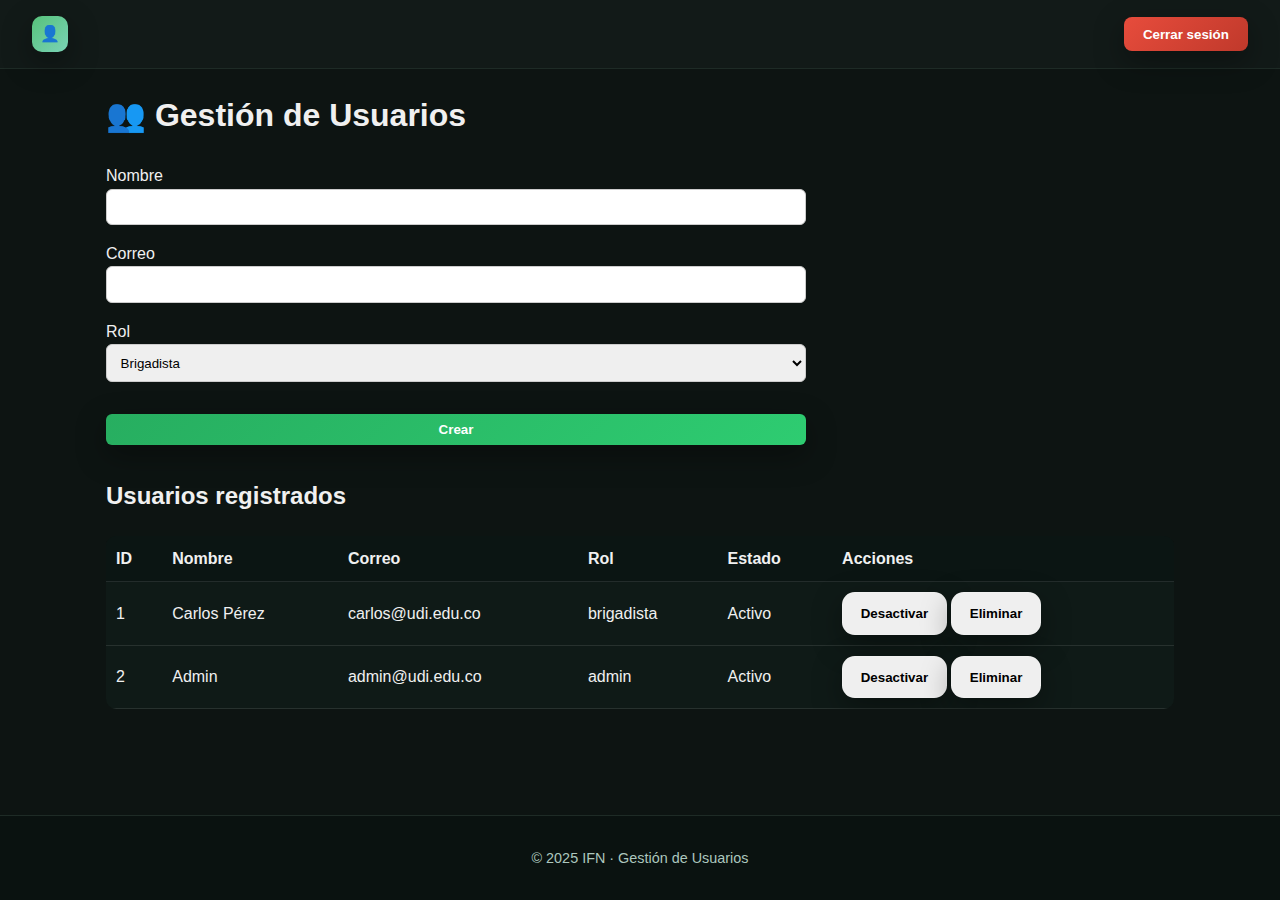
<file: usuarios.html>
<!DOCTYPE html>
<html lang="es">
<head>
  <meta charset="UTF-8">
  <title>Gestión de Usuarios</title>
  <link rel="stylesheet" href="styles.css">
</head>
<body class="dashboard">

  <header class="dashboard-header">
    <div class="logo">👤</div>
    <button id="logoutBtn" class="btn logout-btn">Cerrar sesión</button>
  </header>

  <main class="container">
    <h1>👥 Gestión de Usuarios</h1>
    <form class="form">
      <label>Nombre
        <input type="text" id="nombre" required>
      </label>
      <label>Correo
        <input type="email" id="correo" required>
      </label>
      <label>Rol
        <select id="rol" required>
          <option value="brigadista">Brigadista</option>
          <option value="admin">Administrador</option>
        </select>
      </label>
      <button type="button" class="btn card-btn" onclick="crearUsuario()">Crear</button>
    </form>

    <h2>Usuarios registrados</h2>
    <table class="data-table" id="tablaUsuarios">
      <thead>
        <tr>
          <th>ID</th>
          <th>Nombre</th>
          <th>Correo</th>
          <th>Rol</th>
          <th>Estado</th>
          <th>Acciones</th>
        </tr>
      </thead>
      <tbody>
        <!-- Filas dinámicas JS -->
      </tbody>
    </table>
  </main>

  <footer class="dashboard-footer">
    <p>© 2025 IFN · Gestión de Usuarios</p>
  </footer>

  <script src="script.js"></script>
  <script>
    let usuarios = [
      {id: 1, nombre: "Carlos Pérez", correo: "carlos@udi.edu.co", rol: "brigadista", activo: true},
      {id: 2, nombre: "Admin", correo: "admin@udi.edu.co", rol: "admin", activo: true}
    ];

    function renderUsuarios(){
      const tbody = document.querySelector("#tablaUsuarios tbody");
      tbody.innerHTML = "";
      usuarios.forEach(u=>{
        const tr = document.createElement("tr");
        tr.innerHTML = `
          <td>${u.id}</td>
          <td>${u.nombre}</td>
          <td>${u.correo}</td>
          <td>${u.rol}</td>
          <td>${u.activo ? "Activo" : "Inactivo"}</td>
          <td>
            <button class="btn small" onclick="toggleEstado(${u.id})">${u.activo ? "Desactivar" : "Activar"}</button>
            <button class="btn small danger" onclick="eliminarUsuario(${u.id})">Eliminar</button>
          </td>
        `;
        tbody.appendChild(tr);
      });
    }

    function crearUsuario(){
      const nombre = document.getElementById("nombre").value;
      const correo = document.getElementById("correo").value;
      const rol = document.getElementById("rol").value;
      if(!nombre || !correo) return alert("Completa todos los campos");

      const id = usuarios.length ? usuarios[usuarios.length-1].id+1 : 1;
      usuarios.push({id, nombre, correo, rol, activo:true});
      renderUsuarios();
      alert("Usuario creado ✅");
    }

    function toggleEstado(id){
      const user = usuarios.find(u=>u.id===id);
      user.activo = !user.activo;
      renderUsuarios();
    }

    function eliminarUsuario(id){
      usuarios = usuarios.filter(u=>u.id!==id);
      renderUsuarios();
    }

    document.addEventListener("DOMContentLoaded", renderUsuarios);
  </script>
</body>
</html>
</file>
<file: styles.css>
/* ========== Temas (variables) ========== */
:root{
  /* Variables de colores principales del tema por defecto (verde) */
  --bg:#0c1110;          /* Fondo general */
  --surface:#0f1a17;     /* Superficie de tarjetas/elementos */
  --surface-2:#0b1513;   /* Superficie secundaria */
  --text:#e8f1ee;        /* Color principal del texto */
  --muted:#acc7be;       /* Texto tenue o secundario */
  --primary:#57c27a;     /* Color primario (verde) */
  --accent:#7ad3b7;      /* Color de acento */
  --shadow:0 10px 30px rgba(0,0,0,.35); /* Sombra estándar */
}

/* Tema azul: redefine variables si se aplica la clase .theme-blue */
.theme-blue{
  --primary:#4aa3ff;
  --accent:#7cc2ff;
}

/* ========== Reset y estilos base ========== */
*{box-sizing:border-box}
/* Incluye padding y border dentro del tamaño total de los elementos */

html,body{margin:0;padding:0}
/* Elimina márgenes y rellenos por defecto */

body{
  font-family: 'Inter',system-ui,-apple-system,Segoe UI,Roboto,Ubuntu,Cantarell,'Helvetica Neue',Arial,'Noto Sans',sans-serif;
  /* Fuente principal de la página */
  color:var(--text); 
  /* Texto en color definido en variables */
  background:linear-gradient(180deg,#0a1210, #0a1210 60%, #0a1513 100%);
  /* Fondo con degradado */
  line-height:1.6; 
  /* Altura de línea */

}

img{max-width:100%;height:auto;display:block}
/* Imágenes fluidas y sin espacios extra */

a{color:inherit;text-decoration:none}
/* Enlaces sin subrayado, heredan el color */

.container{width:100%;max-width:1100px;margin:0 auto;padding:0 1rem}
/* Contenedor centralizado con ancho máximo */

/* ========== Header / Navbar ========== */
.site-header{
  position:sticky; top:0; z-index:10;
  /* Header fijo en la parte superior */
  background:rgba(12,17,16,.7);
  backdrop-filter: blur(8px);
  /* Efecto de transparencia difuminada */
  border-bottom:1px solid rgba(255,255,255,.06);
}

.header-inner{display:flex;align-items:center;justify-content:space-between;padding:.8rem 0;gap:1rem}
/* Header con flexbox: elementos alineados y separados */

.brand{display:flex;align-items:center;gap:.6rem;font-weight:700}
/* Zona de logo + texto de marca */

.logo{
  display:inline-grid;place-items:center;
  width:36px;height:36px;
  border-radius:10px;
  background:linear-gradient(135deg,var(--primary),var(--accent));
  color:#07110d;
  font-weight:900;
  box-shadow:var(--shadow);
}
/* Logo cuadrado con degradado y sombra */

.brand-text{letter-spacing:.2px}
/* Espaciado entre letras en el texto de marca */

.header-actions{display:flex;gap:.6rem;align-items:center}
/* Zona de botones de acciones (tema, menú) */

.nav ul{display:flex;gap:1rem;list-style:none;margin:0;padding:0}
/* Menú como lista horizontal */

.nav a{padding:.5rem .8rem;border-radius:.6rem;opacity:.9}
/* Estilo básico de enlaces de navegación */

.nav a:hover{background:rgba(255,255,255,.06);opacity:1}
/* Hover sobre enlaces de navegación */

.hamburger{display:none;background:none;border:0;cursor:pointer}
/* Botón hamburguesa oculto por defecto (visible en móvil) */

.hamburger span{display:block;width:26px;height:2px;background:#fff;margin:6px 0;transition:.2s}
/* Líneas del ícono hamburguesa */

/* ========== Botón cambiar tema ========== */
.theme-toggle{
  display:inline-flex;align-items:center;gap:.4rem;
  border:1px solid rgba(255,255,255,.15);
  background:rgba(255,255,255,.06);
  color:#fff;border-radius:999px;
  padding:.4rem .6rem;
  cursor:pointer;
}
/* Botón en forma de pastilla */

.theme-toggle .dot{
  width:14px;height:14px;
  border-radius:50%;
  background:linear-gradient(135deg,var(--primary),var(--accent));
  display:inline-block;
}
/* Círculo decorativo dentro del botón tema */

.login-btn{background:linear-gradient(135deg,var(--primary),var(--accent));color:#07110d;cursor: pointer;}
/* Botón con colores primarios */

/* ========== Hero ========== */
.hero{
  position:relative;
  padding:3rem 0 2rem;
  background:radial-gradient(1200px 400px at 70% -10%, rgba(87,194,122,.15), transparent 60%);
  background-image: url('fondo.jpg'); /* Imagen de fondo */
  background-repeat: no-repeat; /* Evita que la imagen se repita */
  background-position: center; /* Centra la imagen */
  background-size: cover; /* Ajusta la imagen para cubrir todo el fondo */
}
/* Sección principal con fondo radial */

.hero-media img{transform: translateX(155px);width:250px}
/* Imagen del hero movida hacia la derecha */

.hero-inner{display:grid;grid-template-columns:1.2fr 1fr;gap:2rem;align-items:center}
/* Hero dividido en 2 columnas (texto + imagen) */

.hero-copy h1{font-size:clamp(1.8rem,4vw,2.8rem);line-height:1.15;margin:0 0 .6rem}
/* Título adaptable con clamp() */

.hero-copy p{color:var(--muted);margin:0 0 1rem}
/* Párrafo en color secundario */

.btn{
  display:inline-block;padding:.8rem 1.1rem;
  border-radius:.8rem;font-weight:700;
  border:1px solid rgba(255,255,255,.12);
  box-shadow:var(--shadow);
  transition:transform .12s ease;
}
/* Botón básico */

.btn:hover{transform:translateY(-2px)}
/* Animación de elevación en hover */

.btn-primary{background:linear-gradient(135deg,var(--primary),var(--accent));color:#07110d}
/* Botón con colores primarios */

/* ========== Barra animada (accent) ========== */
.accent-anim{
  position:absolute; inset:auto 0 -1px 0;
  height:3px;
  background:linear-gradient(90deg,var(--primary),var(--accent),var(--primary));
  background-size:200% 100%;
  animation:flow 6s linear infinite;
  opacity:.8;
}
/* Barra animada debajo del hero */

@keyframes flow{
  0%{background-position:0% 50%}
  100%{background-position:200% 50%}
}
/* Animación de movimiento en la barra */

/* ========== Secciones generales ========== */
.section{padding:3rem 0}
.section-alt{background:linear-gradient(180deg,#0a1513, #0b1715)}
.section-title{font-size:clamp(1.4rem,3vw,2rem);margin:0 0 .5rem}
.section-lead{color:var(--muted);margin:0 0 1.2rem}

/* Tarjetas */
.cards{display:grid;grid-template-columns:repeat(3,1fr);gap:1rem}
.card{
  padding:1rem;
  border-radius:1rem;
  background:var(--surface);
  border:1px solid rgba(255,255,255,.06);
  box-shadow:var(--shadow);
  transition: transform .2s ease, box-shadow .2s ease;
}
.card:hover{transform:translateY(-4px); box-shadow:0 14px 36px rgba(0,0,0,.5)}
/* Efecto hover: eleva la tarjeta */

.card h3{margin:.2rem 0 .4rem}
.card .link{display:inline-block;margin-top:.4rem;color:var(--accent)}

/* Características (features con íconos) */
.features{display:grid;grid-template-columns:1fr 1fr 1fr;gap:1rem}
.feature{display:flex;gap:.8rem;align-items:flex-start;padding:1rem; border-radius:1rem;background:var(--surface)}
.feature .icon{font-size:1.6rem;margin-top: 13px;}

/* ========== Formulario ========== */
.form{display:grid;gap:1rem;max-width:700px}
.form-row{display:grid;gap:.35rem}
.form-row.checkbox{grid-template-columns:auto 1fr;align-items:center}
.form-row label{font-weight:600}
.form-row input, .form-row select{
  padding:.7rem .8rem;
  border-radius:.7rem;
  border:1px solid rgba(255,255,255,.12);
  background:var(--surface-2);
  color:var(--text);
}
.form-row input:focus, .form-row select:focus{outline:2px solid var(--primary)}
.error-msg{min-height:1rem;color:#ff6b6b;font-size:.9rem}
/* Mensajes de error en formularios */

.form-actions{display:flex;align-items:center;gap:1rem}
.form-status{color:var(--accent)}

/* ========== Footer ========== */
.site-footer{
  border-top:1px solid rgba(255,255,255,.08);
  margin-top:2rem;
  padding-top:1.2rem;
  background:#0a1210;
}
.footer-grid{display:grid;grid-template-columns:2fr 1fr 1fr;gap:1rem}
.clean{list-style:none;margin:.6rem 0 0;padding:0}
.logo_gov{position:absolute; margin-top: 78px; width:180px;transform: translateX(-285px);align-items: center;}
.logo_udi{position:absolute; margin-left: 1420px; margin-top: 73px; width:120px; border-radius: 150px; opacity: 0.7; height: auto;  transform: translateX(-290px);align-items: center;}
.socials{display:flex;gap:.6rem;margin-top:.4rem}
.social{display:inline-grid;place-items:center;width:36px;height:36px;border-radius:.7rem;background:rgba(255,255,255,.06)}
.social:hover{transform:translateY(-2px)}


.legal{font-size:.9rem;color:var(--muted);margin-top:1rem;text-align: center;}

/* ========== Animaciones de entrada (reveal) ========== */
.reveal{opacity:0; transform:translateY(16px); transition:opacity .6s ease, transform .6s ease}
.reveal.show{opacity:1; transform:none}
/* Elementos que aparecen con transición al hacer scroll */

/* ========== Accesibilidad (A11y) ========== */
.skip-link{
  position:absolute; left:-9999px; top:auto;
  width:1px; height:1px; overflow:hidden;
}
.skip-link:focus{
  left:1rem; top:1rem; width:auto; height:auto;
  background:#fff; color:#000;
  padding:.4rem .6rem;
  border-radius:.4rem;
}
/* Enlace invisible que aparece al enfocar con tabulador */

/* ========== Responsive ========== */
@media (max-width: 900px){
  .hero-inner{grid-template-columns:1fr}
  .cards{grid-template-columns:1fr 1fr}
  .features{grid-template-columns:1fr}
}
/* Ajustes para tablets y pantallas medianas */

@media (max-width: 680px){
  .nav{position:absolute; right:1rem; top:64px; background:#0a1210; border:1px solid rgba(255,255,255,.1); border-radius:.8rem; padding:.6rem; display:none}
  .nav.open{display:block}
  .nav ul{flex-direction:column}
  .hamburger{display:block}
  .footer-grid{grid-template-columns:1fr}
  .cards{grid-template-columns:1fr}
}
/* Ajustes para móviles: menú hamburguesa, footer en 1 columna, tarjetas en 1 columna */

/* Imagenes dentro de los cuadros de características */
.feature-img {
  width: 80px;          /* Tamaño fijo de ancho */
  height: 80px;         /* Tamaño fijo de alto */
  object-fit: cover;    /* Recorta para que no se deforme */
  border-radius: 12px;  /* Bordes redondeados */
  margin-top: 32px;
  box-shadow: var(--shadow);
}

/* Dashboard general */
body.dashboard {
  background: #0d1412;
  color: #f0f0f0;
  font-family: "Segoe UI", sans-serif;
  margin: 0;
  padding: 0;
}

/* Header */
.dashboard-header {
  background: #121a18;
  display: flex;
  justify-content: space-between;
  align-items: center;
  padding: 1rem 2rem;
  border-bottom: 1px solid #1e2b26;
  position: sticky;
  top: 0;
  z-index: 100;
}

/* Botón logout */
.btn.logout-btn {
  background: linear-gradient(135deg, #e74c3c, #c0392b);
  color: #fff;
  padding: 0.6rem 1.2rem;
  border: none;
  border-radius: 8px;
  cursor: pointer;
  transition: transform 0.2s ease, box-shadow 0.2s ease;
}

.btn.logout-btn:hover {
  transform: translateY(-2px);
  box-shadow: 0 6px 16px rgba(231, 76, 60, 0.5);
}

/* Main */
.dashboard-main {
  padding: 2rem;
}

/* Welcome card */
.welcome-card {
  background: #16211d;
  padding: 1.5rem;
  border-radius: 12px;
  margin-bottom: 2rem;
  box-shadow: 0 4px 12px rgba(0,0,0,0.3);
  text-align: center;
}

/* Cards grid */
.cards-grid {
  display: grid;
  grid-template-columns: repeat(auto-fit, minmax(250px, 1fr));
  gap: 1.5rem;
  max-width: 1500px;  /* ancho máximo */
  margin: 2rem auto;  /* centra horizontalmente */
  padding: 0 2rem;    /* un poco de aire lateral */
}

/* Card individual */
.card {
  background: #1c2924;
  padding: 1.5rem;
  border-radius: 12px;
  box-shadow: 0 4px 10px rgba(0,0,0,0.25);
  transition: transform 0.2s ease, box-shadow 0.2s ease;
}

.card:hover {
  transform: translateY(-4px);
  box-shadow: 0 8px 20px rgba(0,0,0,0.4);
}

/* Botón en las cards */
.btn.card-btn {
  margin-top: 1rem;
  background: linear-gradient(135deg, #27ae60, #2ecc71);
  color: #fff;
  border: none;
  padding: 0.5rem 1rem;
  border-radius: 6px;
  cursor: pointer;
  transition: transform .2s ease, box-shadow .2s ease;
}

.btn.card-btn:hover {
  transform: scale(1.05);
  box-shadow: 0 6px 14px rgba(39, 174, 96, 0.5);
}

/* Footer */
.dashboard-footer {
  text-align: center;
  padding: 1rem;
  font-size: 0.9rem;
  background: #121a18;
  border-top: 1px solid #1e2b26;
}

/* Sección de estadísticas */
.stats-section {
  margin: 2rem auto;
  padding: 1rem;
  max-width: 1000px;
}

.stats-section h2 {
  font-size: 1.6rem;
  margin-bottom: 1rem;
}

.stats-grid {
  display: grid;
  grid-template-columns: repeat(auto-fit, minmax(200px, 1fr));
  gap: 1.2rem;
}

.stat-card {
  background: rgba(39, 174, 96, 0.5);
  border-radius: 12px;
  padding: 1.5rem;
  text-align: center;
  box-shadow: 0 4px 6px rgba(0,0,0,0.2);
  transition: transform 0.3s ease, background 0.3s ease;
}

.stat-card h3 {
  font-size: 2rem;
  margin: 0;
  color: #4CAF50;
}

.stat-card p {
  margin-top: 0.5rem;
  font-size: 1rem;
  color: #ccc;
}

.stat-card:hover {
  transform: translateY(-5px);
  background: #2a2a2a;
}

/* Footer siempre abajo */
body.dashboard {
  display: flex;
  flex-direction: column;
  min-height: 100vh;
}
.dashboard-footer {
  margin-top: auto;
  background: #0a1210;
  color: var(--muted);
  padding: 1rem;
  text-align: center;
}

.data-table {
  width: 100%;
  border-collapse: collapse;
  margin: 1rem 0;
  background: var(--surface);
  border-radius: 10px;
  overflow: hidden;
}
.data-table th, .data-table td {
  padding: 10px;
  border-bottom: 1px solid rgba(255,255,255,0.1);
}
.data-table th {
  background: var(--surface-2);
  text-align: left;
}
.data-table tr:hover {
  background: rgba(255,255,255,0.05);
}

.form {
  display: grid;
  gap: 1rem;
  margin-bottom: 2rem;
}
.form input, .form select, .form textarea {
  width: 100%;
  padding: 0.6rem;
  border-radius: 6px;
  border: 1px solid #ccc;
}
</file>
<file: login.css>
/* LOGIN.CSS - estilos para modal de login */

.modal {
  position: fixed;
  inset: 0;
  display: flex;
  align-items: center;
  justify-content: center;
  background: linear-gradient(180deg, rgba(3,6,5,0.6), rgba(3,6,5,0.75));
  backdrop-filter: blur(6px);
  z-index: 1200;
  opacity: 0;
  pointer-events: none;
  transition: opacity .28s ease;
}

.modal[aria-hidden="false"] {
  opacity: 1;
  pointer-events: auto;
}

.modal-dialog {
  width: 420px;
  max-width: calc(100% - 40px);
  background: linear-gradient(180deg, var(--surface), var(--surface-2));
  border-radius: 16px;
  box-shadow: var(--shadow);
  padding: 22px;
  transform: translateY(16px) scale(.98);
  transition: transform .28s cubic-bezier(.2,.9,.2,1);
  position: relative;
}

.modal[aria-hidden="false"] .modal-dialog {
  transform: translateY(0) scale(1);
}

.modal-close {
  background: transparent;
  border: none;
  color: var(--muted);
  font-size: 18px;
  position: absolute;
  right: 18px;
  top: 18px;
  cursor: pointer;
}

.modal-body h2 {
  margin: 0 0 6px 0;
  font-size: 20px;
  color: var(--text);
}

.modal-body .muted {
  color: var(--muted);
  margin-bottom: 12px;
}

/* Login form */
.login-form label {
  display: block;
  margin: 10px 0;
  color: var(--muted);
  font-size: 13px;
}

.login-form input {
  width: 100%;
  padding: 12px 14px;
  margin-top: 6px;
  border-radius: 10px;
  border: 1px solid rgba(255,255,255,.04);
  background: rgba(255,255,255,.02);
  color: var(--text);
  outline: none;
  box-sizing: border-box;
  transition: box-shadow .18s ease, transform .12s ease;
  font-size: 14px;
}

.login-form input:focus {
  box-shadow: 0 6px 18px rgba(0,0,0,.45);
  transform: translateY(-2px);
}

/* Buttons inside modal */
.login-actions {
  display: flex;
  gap: 10px;
  margin-top: 14px;
  align-items: center;
}

.btn.primary {
  background: linear-gradient(90deg, var(--primary), var(--accent));
  color: #fff;
  border: none;
  padding: 10px 14px;
  border-radius: 10px;
  cursor: pointer;
  box-shadow: 0 8px 26px rgba(0,0,0,.45);
}

.btn.ghost {
  background: transparent;
  border: 1px solid rgba(255,255,255,.05);
  color: var(--muted);
  padding: 10px 12px;
  border-radius: 10px;
  cursor: pointer;
}

.login-status {
  margin-top: 12px;
  min-height: 20px;
  color: var(--accent);
  font-size: 13px;
}

@media (max-width:520px) {
  .modal-dialog { padding: 16px; border-radius: 12px; }
  .modal-close { right: 12px; top: 12px; }
}
</file>
